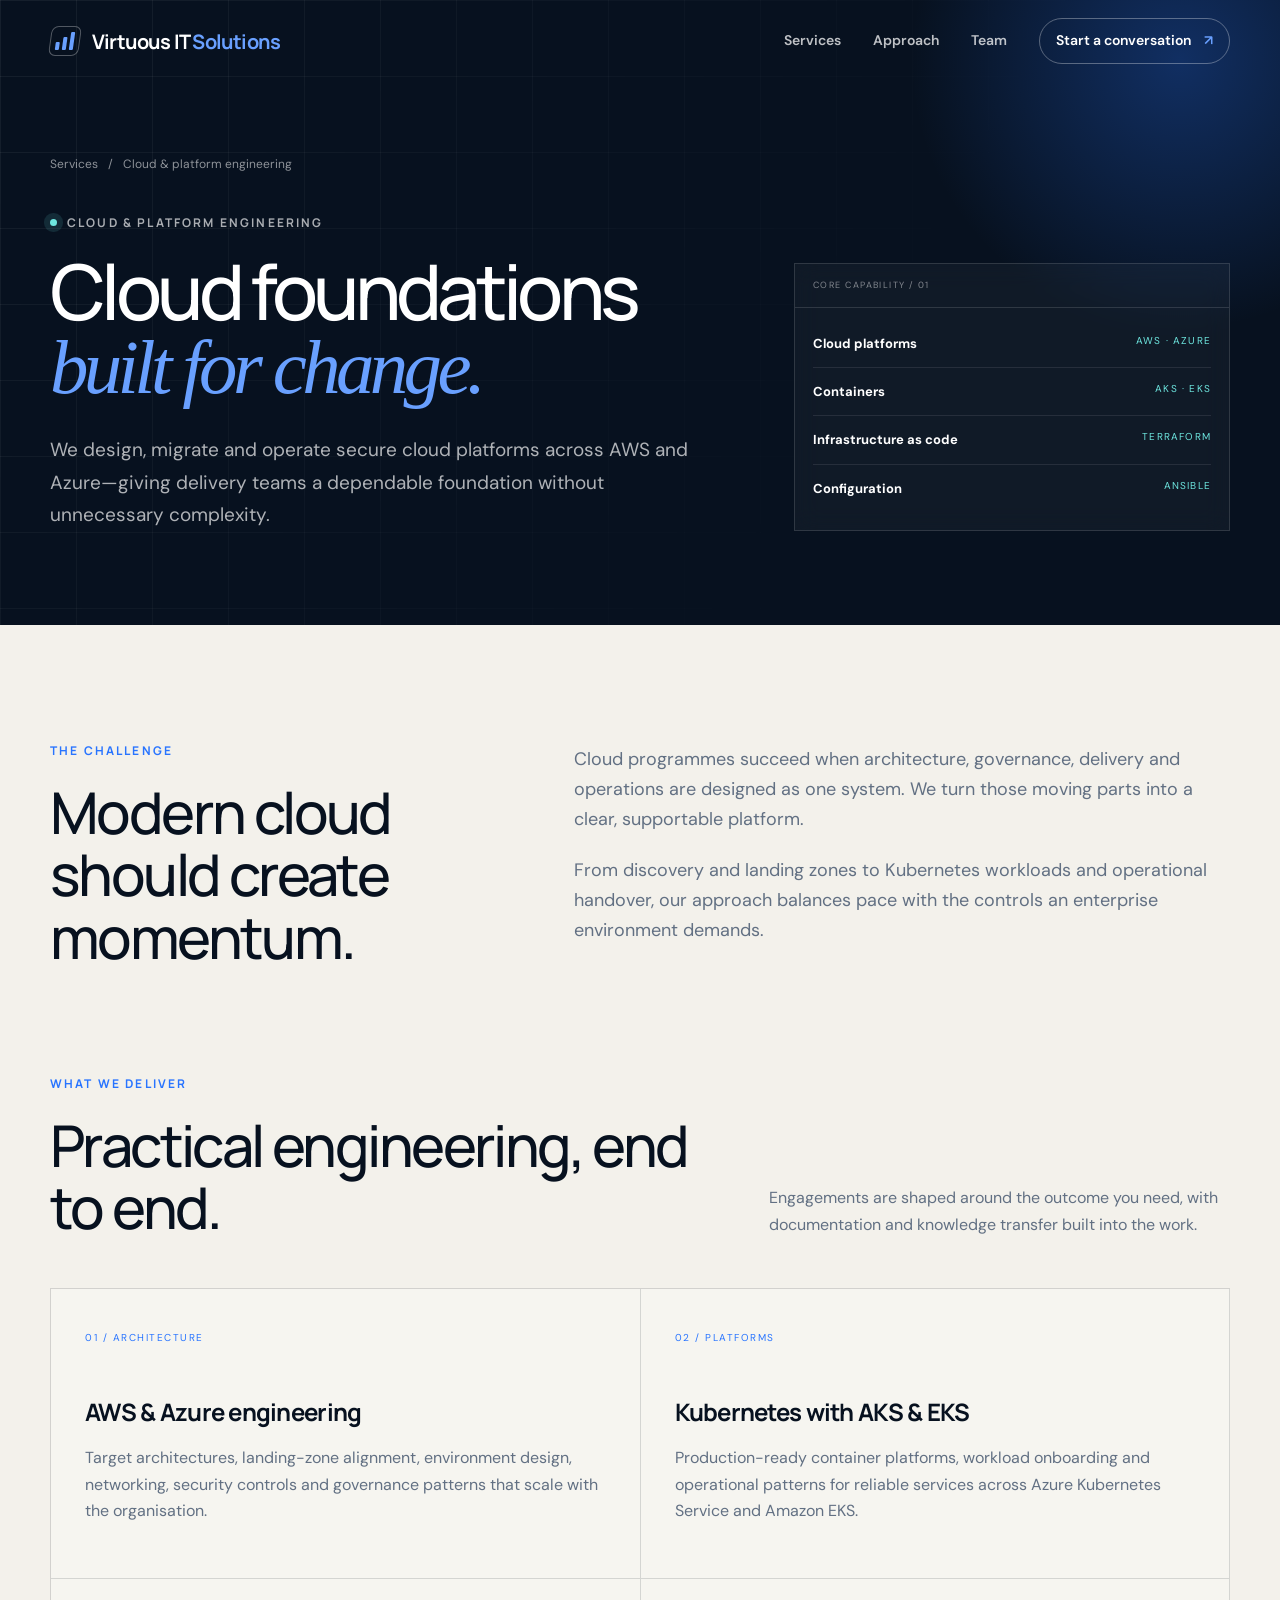
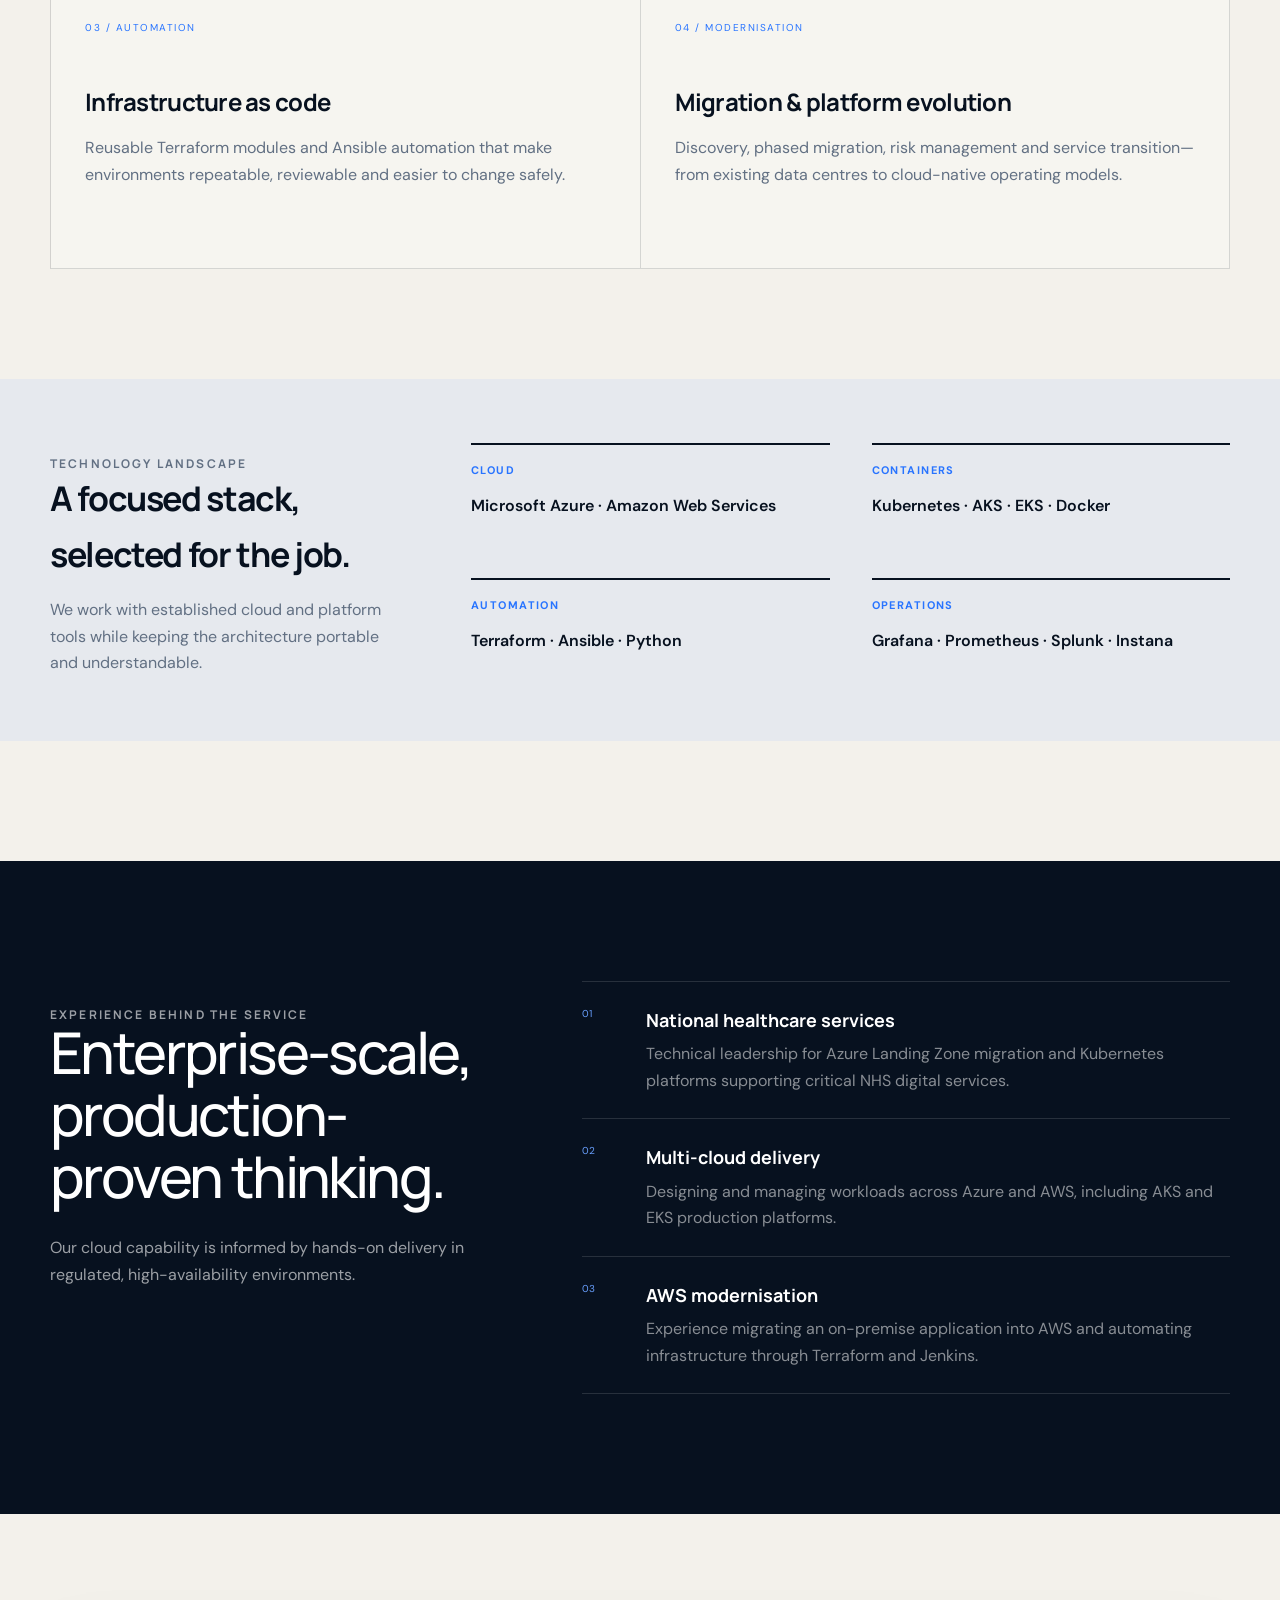
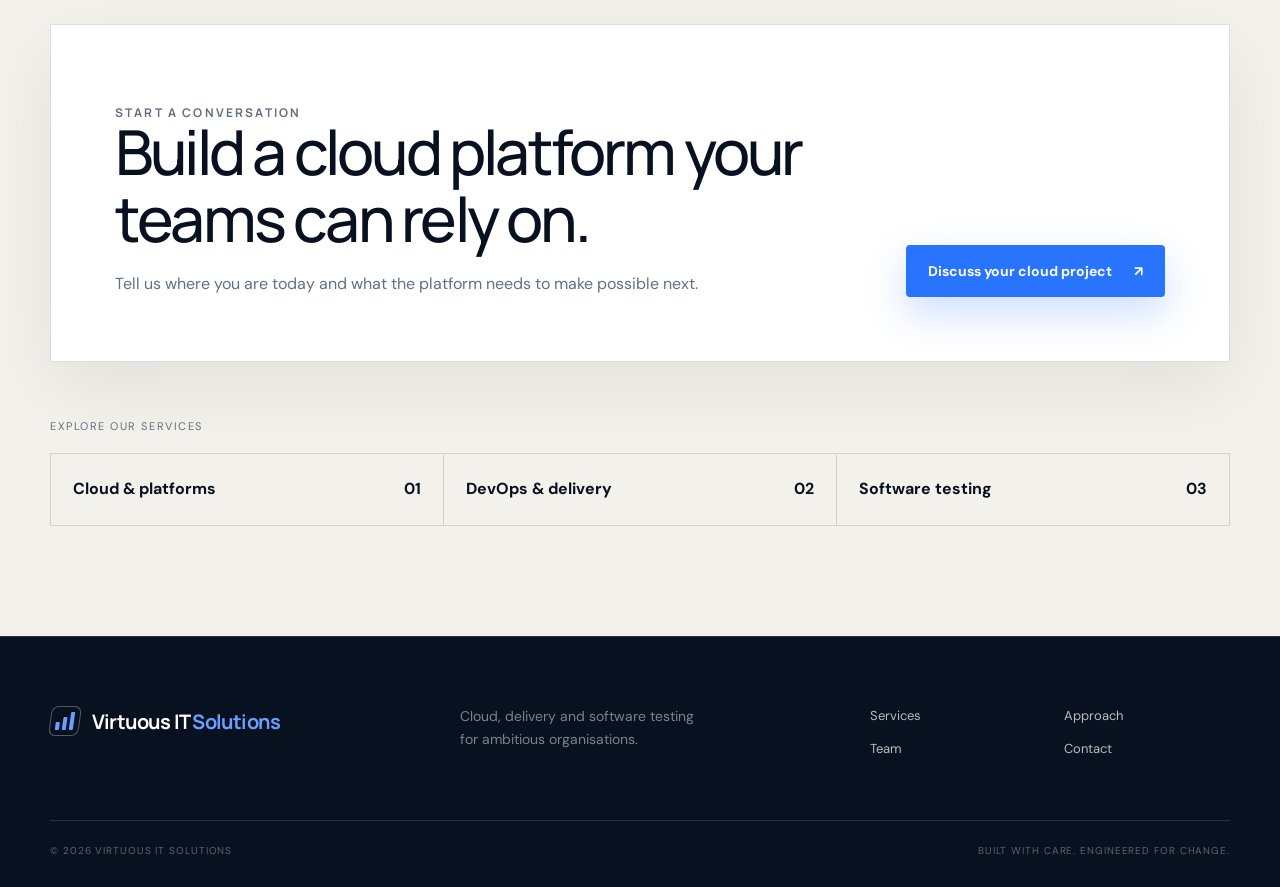
<file: cloud-platform-engineering.html>
<!doctype html>
<html lang="en">
<head>
  <meta charset="utf-8">
  <meta name="viewport" content="width=device-width, initial-scale=1">
  <meta name="description" content="AWS, Azure, Kubernetes and infrastructure automation services from Virtuous IT Solutions.">
  <meta name="theme-color" content="#07111f">
  <title>Cloud &amp; Platform Engineering | Virtuous IT Solutions</title>
  <link rel="stylesheet" href="css/styles.css">
</head>
<body class="inner-page">
  <a class="skip-link" href="#main">Skip to content</a>
  <header class="site-header" data-header>
    <div class="shell header-inner">
      <a class="brand" href="index.html#home" aria-label="Virtuous IT Solutions home"><span class="brand-mark" aria-hidden="true"><i></i><i></i><i></i></span><span>Virtuous IT <span>Solutions</span></span></a>
      <button class="nav-toggle" type="button" aria-expanded="false" aria-controls="site-nav"><span class="sr-only">Open navigation</span><span></span><span></span></button>
      <nav class="site-nav" id="site-nav" aria-label="Main navigation"><a href="index.html#services">Services</a><a href="index.html#approach">Approach</a><a href="index.html#team">Team</a><a href="index.html#contact" class="nav-cta">Start a conversation <span aria-hidden="true">↗</span></a></nav>
    </div>
  </header>
  <main id="main">
    <section class="service-hero">
      <div class="shell">
        <p class="breadcrumb"><a href="index.html#services">Services</a><span aria-hidden="true">/</span><span>Cloud &amp; platform engineering</span></p>
        <div class="service-hero-layout">
          <div class="service-hero-copy reveal"><p class="eyebrow"><span></span> Cloud &amp; platform engineering</p><h1>Cloud foundations <em>built for change.</em></h1><p>We design, migrate and operate secure cloud platforms across AWS and Azure—giving delivery teams a dependable foundation without unnecessary complexity.</p></div>
          <aside class="service-hero-panel reveal" aria-label="Core cloud capabilities"><p>Core capability / 01</p><ul><li><strong>Cloud platforms</strong><span>AWS · AZURE</span></li><li><strong>Containers</strong><span>AKS · EKS</span></li><li><strong>Infrastructure as code</strong><span>TERRAFORM</span></li><li><strong>Configuration</strong><span>ANSIBLE</span></li></ul></aside>
        </div>
      </div>
    </section>
    <section class="service-main">
      <div class="shell">
        <div class="service-intro reveal"><div><p class="kicker">The challenge</p><h2>Modern cloud should create momentum.</h2></div><div class="service-intro-copy"><p>Cloud programmes succeed when architecture, governance, delivery and operations are designed as one system. We turn those moving parts into a clear, supportable platform.</p><p>From discovery and landing zones to Kubernetes workloads and operational handover, our approach balances pace with the controls an enterprise environment demands.</p></div></div>
        <div class="capabilities-heading reveal"><div><p class="kicker">What we deliver</p><h2>Practical engineering, end to end.</h2></div><p>Engagements are shaped around the outcome you need, with documentation and knowledge transfer built into the work.</p></div>
        <div class="capability-grid">
          <article class="capability-card reveal"><span>01 / ARCHITECTURE</span><h3>AWS &amp; Azure engineering</h3><p>Target architectures, landing-zone alignment, environment design, networking, security controls and governance patterns that scale with the organisation.</p></article>
          <article class="capability-card reveal"><span>02 / PLATFORMS</span><h3>Kubernetes with AKS &amp; EKS</h3><p>Production-ready container platforms, workload onboarding and operational patterns for reliable services across Azure Kubernetes Service and Amazon EKS.</p></article>
          <article class="capability-card reveal"><span>03 / AUTOMATION</span><h3>Infrastructure as code</h3><p>Reusable Terraform modules and Ansible automation that make environments repeatable, reviewable and easier to change safely.</p></article>
          <article class="capability-card reveal"><span>04 / MODERNISATION</span><h3>Migration &amp; platform evolution</h3><p>Discovery, phased migration, risk management and service transition—from existing data centres to cloud-native operating models.</p></article>
        </div>
      </div>
      <div class="stack-band">
        <div class="shell stack-layout reveal"><div><p class="kicker">Technology landscape</p><h2>A focused stack, selected for the job.</h2><p>We work with established cloud and platform tools while keeping the architecture portable and understandable.</p></div><div class="tool-groups"><div class="tool-group"><h3>Cloud</h3><p>Microsoft Azure · Amazon Web Services</p></div><div class="tool-group"><h3>Containers</h3><p>Kubernetes · AKS · EKS · Docker</p></div><div class="tool-group"><h3>Automation</h3><p>Terraform · Ansible · Python</p></div><div class="tool-group"><h3>Operations</h3><p>Grafana · Prometheus · Splunk · Instana</p></div></div></div>
      </div>
    </section>
    <section class="experience-section">
      <div class="shell experience-layout"><div class="experience-copy reveal"><p class="kicker kicker-light">Experience behind the service</p><h2>Enterprise-scale, production-proven thinking.</h2><p>Our cloud capability is informed by hands-on delivery in regulated, high-availability environments.</p></div><ol class="experience-points"><li class="reveal"><span>01</span><div><strong>National healthcare services</strong><p>Technical leadership for Azure Landing Zone migration and Kubernetes platforms supporting critical NHS digital services.</p></div></li><li class="reveal"><span>02</span><div><strong>Multi-cloud delivery</strong><p>Designing and managing workloads across Azure and AWS, including AKS and EKS production platforms.</p></div></li><li class="reveal"><span>03</span><div><strong>AWS modernisation</strong><p>Experience migrating an on-premise application into AWS and automating infrastructure through Terraform and Jenkins.</p></div></li></ol></div>
    </section>
    <section class="service-close"><div class="shell"><div class="service-cta reveal"><div><p class="kicker">Start a conversation</p><h2>Build a cloud platform your teams can rely on.</h2><p>Tell us where you are today and what the platform needs to make possible next.</p></div><a class="button button-primary" href="index.html#contact">Discuss your cloud project <span aria-hidden="true">↗</span></a></div><div class="other-services"><p>Explore our services</p><nav aria-label="Other services"><a href="cloud-platform-engineering.html" aria-current="page">Cloud &amp; platforms <span>01</span></a><a href="devops-delivery.html">DevOps &amp; delivery <span>02</span></a><a href="manual-automation-testing.html">Software testing <span>03</span></a></nav></div></div></section>
  </main>
  <footer class="site-footer"><div class="shell footer-main"><a class="brand brand-footer" href="index.html#home" aria-label="Virtuous IT Solutions home"><span class="brand-mark" aria-hidden="true"><i></i><i></i><i></i></span><span>Virtuous IT <span>Solutions</span></span></a><p>Cloud, delivery and software testing<br>for ambitious organisations.</p><nav aria-label="Footer navigation"><a href="index.html#services">Services</a><a href="index.html#approach">Approach</a><a href="index.html#team">Team</a><a href="index.html#contact">Contact</a></nav></div><div class="shell footer-bottom"><p>© <span id="year"></span> Virtuous IT Solutions</p><p>Built with care. Engineered for change.</p></div></footer>
  <script src="js/main.js" defer></script>
</body>
</html>
</file>
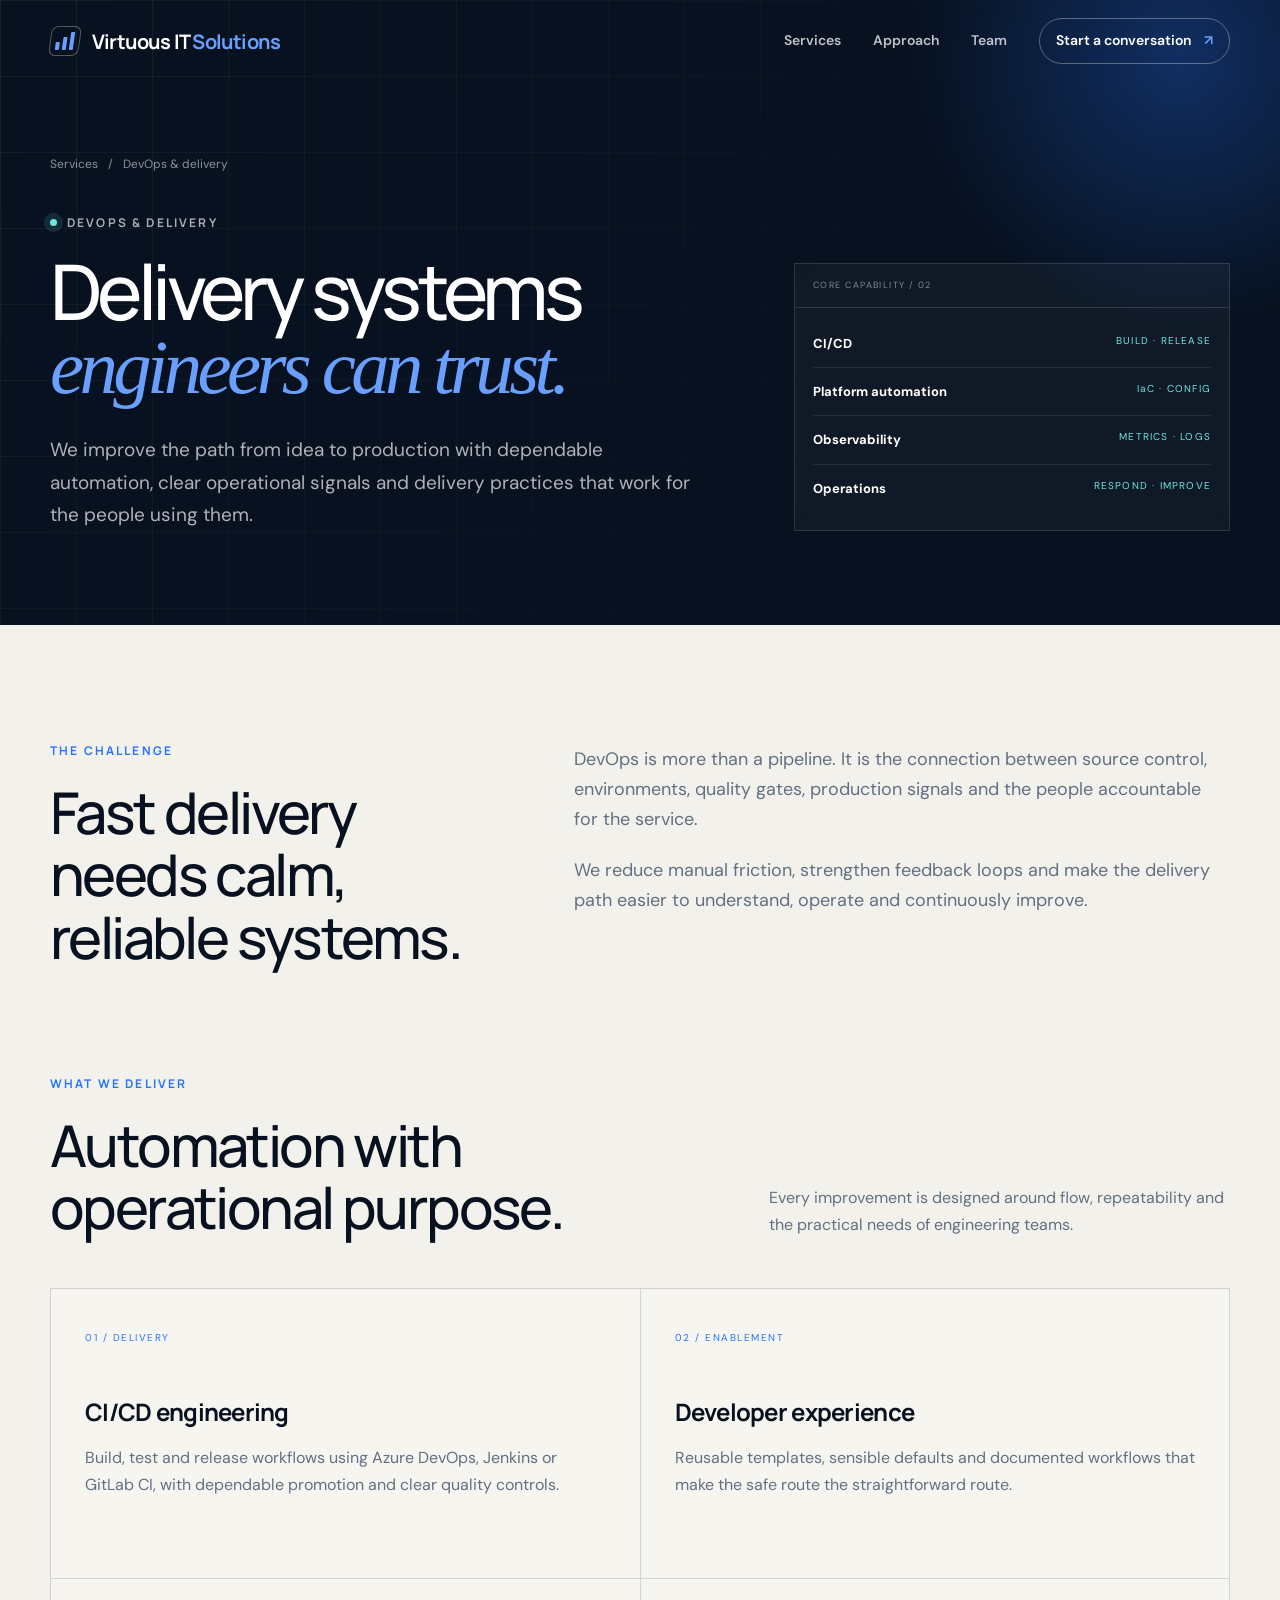
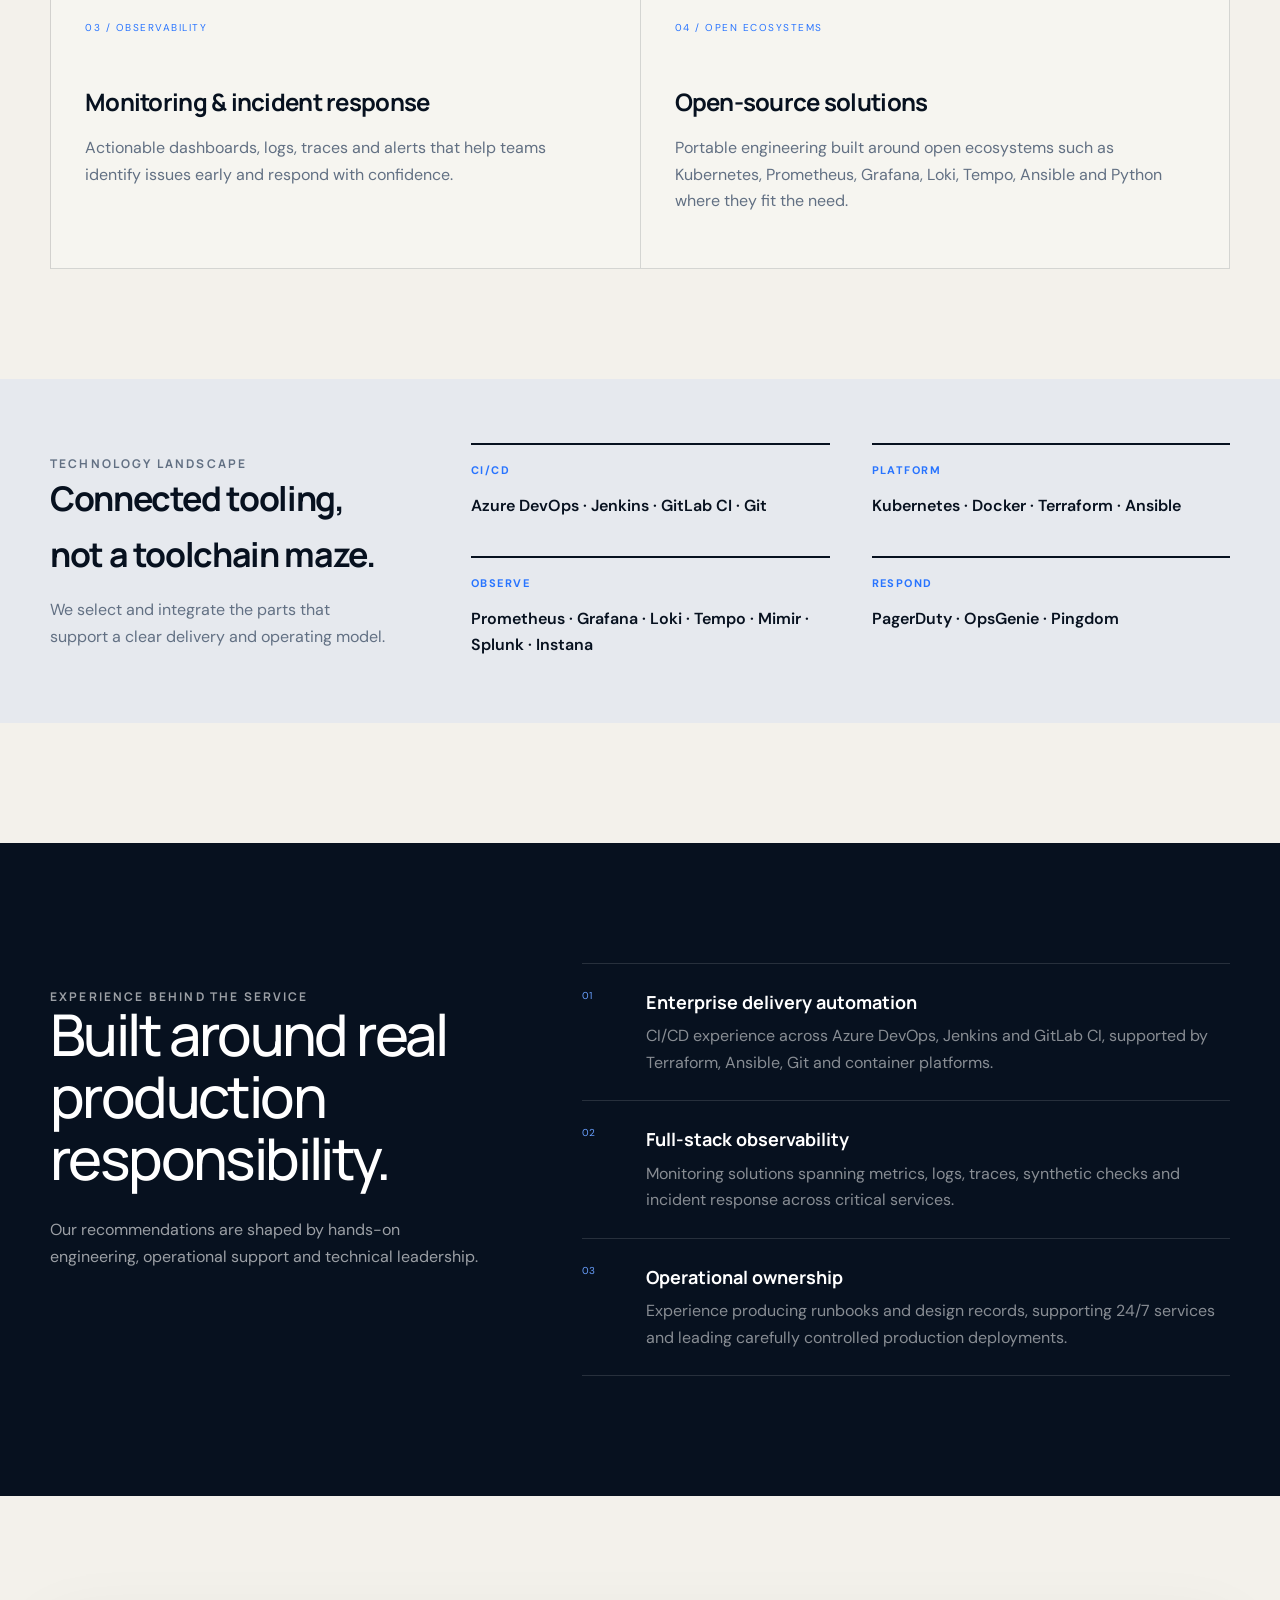
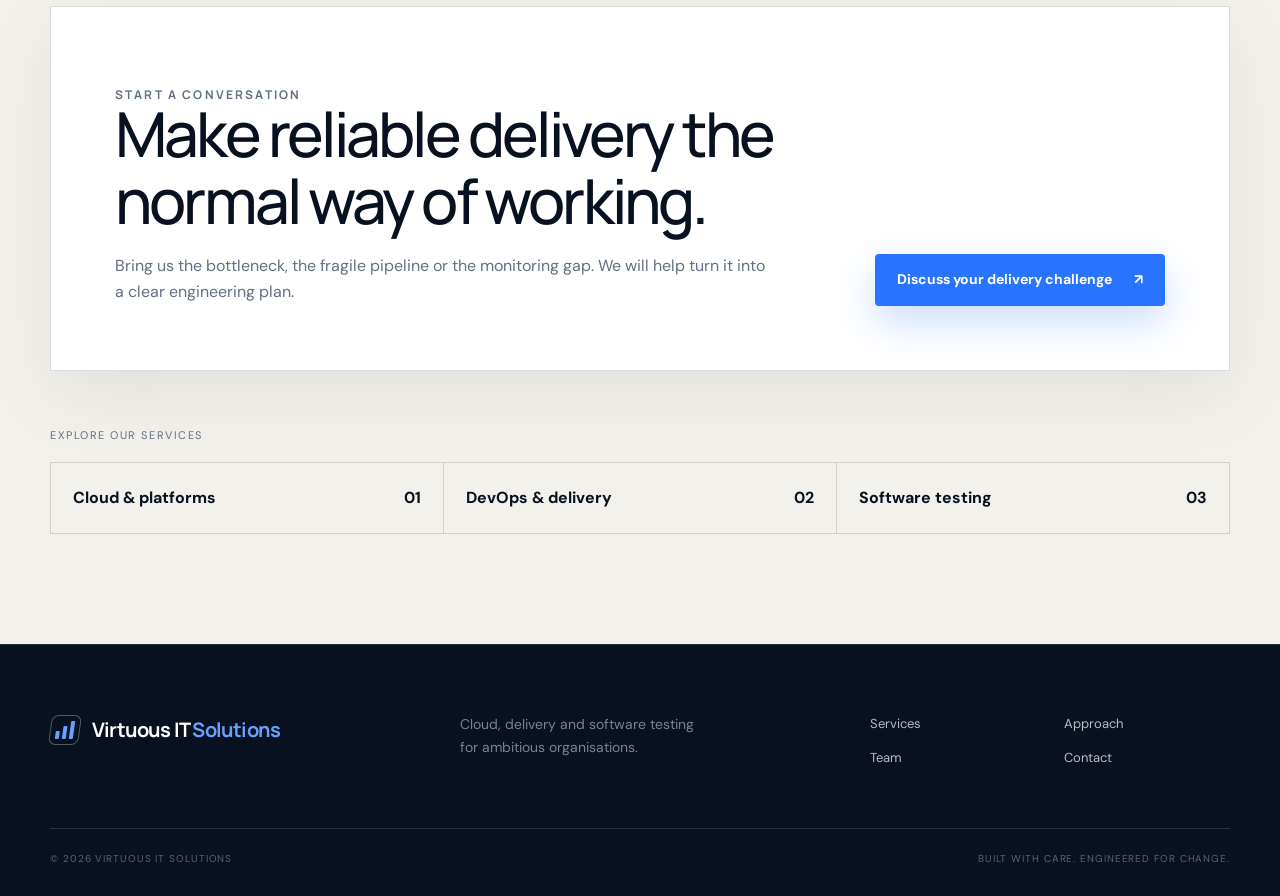
<file: devops-delivery.html>
<!doctype html>
<html lang="en">
<head>
  <meta charset="utf-8">
  <meta name="viewport" content="width=device-width, initial-scale=1">
  <meta name="description" content="DevOps, CI/CD, observability, open-source platforms and delivery improvement from Virtuous IT Solutions.">
  <meta name="theme-color" content="#07111f">
  <title>DevOps &amp; Delivery | Virtuous IT Solutions</title>
  <link rel="stylesheet" href="css/styles.css">
</head>
<body class="inner-page">
  <a class="skip-link" href="#main">Skip to content</a>
  <header class="site-header" data-header><div class="shell header-inner"><a class="brand" href="index.html#home" aria-label="Virtuous IT Solutions home"><span class="brand-mark" aria-hidden="true"><i></i><i></i><i></i></span><span>Virtuous IT <span>Solutions</span></span></a><button class="nav-toggle" type="button" aria-expanded="false" aria-controls="site-nav"><span class="sr-only">Open navigation</span><span></span><span></span></button><nav class="site-nav" id="site-nav" aria-label="Main navigation"><a href="index.html#services">Services</a><a href="index.html#approach">Approach</a><a href="index.html#team">Team</a><a href="index.html#contact" class="nav-cta">Start a conversation <span aria-hidden="true">↗</span></a></nav></div></header>
  <main id="main">
    <section class="service-hero"><div class="shell"><p class="breadcrumb"><a href="index.html#services">Services</a><span aria-hidden="true">/</span><span>DevOps &amp; delivery</span></p><div class="service-hero-layout"><div class="service-hero-copy reveal"><p class="eyebrow"><span></span> DevOps &amp; delivery</p><h1>Delivery systems <em>engineers can trust.</em></h1><p>We improve the path from idea to production with dependable automation, clear operational signals and delivery practices that work for the people using them.</p></div><aside class="service-hero-panel reveal" aria-label="Core DevOps capabilities"><p>Core capability / 02</p><ul><li><strong>CI/CD</strong><span>BUILD · RELEASE</span></li><li><strong>Platform automation</strong><span>IaC · CONFIG</span></li><li><strong>Observability</strong><span>METRICS · LOGS</span></li><li><strong>Operations</strong><span>RESPOND · IMPROVE</span></li></ul></aside></div></div></section>
    <section class="service-main"><div class="shell"><div class="service-intro reveal"><div><p class="kicker">The challenge</p><h2>Fast delivery needs calm, reliable systems.</h2></div><div class="service-intro-copy"><p>DevOps is more than a pipeline. It is the connection between source control, environments, quality gates, production signals and the people accountable for the service.</p><p>We reduce manual friction, strengthen feedback loops and make the delivery path easier to understand, operate and continuously improve.</p></div></div><div class="capabilities-heading reveal"><div><p class="kicker">What we deliver</p><h2>Automation with operational purpose.</h2></div><p>Every improvement is designed around flow, repeatability and the practical needs of engineering teams.</p></div><div class="capability-grid"><article class="capability-card reveal"><span>01 / DELIVERY</span><h3>CI/CD engineering</h3><p>Build, test and release workflows using Azure DevOps, Jenkins or GitLab CI, with dependable promotion and clear quality controls.</p></article><article class="capability-card reveal"><span>02 / ENABLEMENT</span><h3>Developer experience</h3><p>Reusable templates, sensible defaults and documented workflows that make the safe route the straightforward route.</p></article><article class="capability-card reveal"><span>03 / OBSERVABILITY</span><h3>Monitoring &amp; incident response</h3><p>Actionable dashboards, logs, traces and alerts that help teams identify issues early and respond with confidence.</p></article><article class="capability-card reveal"><span>04 / OPEN ECOSYSTEMS</span><h3>Open-source solutions</h3><p>Portable engineering built around open ecosystems such as Kubernetes, Prometheus, Grafana, Loki, Tempo, Ansible and Python where they fit the need.</p></article></div></div>
      <div class="stack-band"><div class="shell stack-layout reveal"><div><p class="kicker">Technology landscape</p><h2>Connected tooling, not a toolchain maze.</h2><p>We select and integrate the parts that support a clear delivery and operating model.</p></div><div class="tool-groups"><div class="tool-group"><h3>CI/CD</h3><p>Azure DevOps · Jenkins · GitLab CI · Git</p></div><div class="tool-group"><h3>Platform</h3><p>Kubernetes · Docker · Terraform · Ansible</p></div><div class="tool-group"><h3>Observe</h3><p>Prometheus · Grafana · Loki · Tempo · Mimir · Splunk · Instana</p></div><div class="tool-group"><h3>Respond</h3><p>PagerDuty · OpsGenie · Pingdom</p></div></div></div></div>
    </section>
    <section class="experience-section"><div class="shell experience-layout"><div class="experience-copy reveal"><p class="kicker kicker-light">Experience behind the service</p><h2>Built around real production responsibility.</h2><p>Our recommendations are shaped by hands-on engineering, operational support and technical leadership.</p></div><ol class="experience-points"><li class="reveal"><span>01</span><div><strong>Enterprise delivery automation</strong><p>CI/CD experience across Azure DevOps, Jenkins and GitLab CI, supported by Terraform, Ansible, Git and container platforms.</p></div></li><li class="reveal"><span>02</span><div><strong>Full-stack observability</strong><p>Monitoring solutions spanning metrics, logs, traces, synthetic checks and incident response across critical services.</p></div></li><li class="reveal"><span>03</span><div><strong>Operational ownership</strong><p>Experience producing runbooks and design records, supporting 24/7 services and leading carefully controlled production deployments.</p></div></li></ol></div></section>
    <section class="service-close"><div class="shell"><div class="service-cta reveal"><div><p class="kicker">Start a conversation</p><h2>Make reliable delivery the normal way of working.</h2><p>Bring us the bottleneck, the fragile pipeline or the monitoring gap. We will help turn it into a clear engineering plan.</p></div><a class="button button-primary" href="index.html#contact">Discuss your delivery challenge <span aria-hidden="true">↗</span></a></div><div class="other-services"><p>Explore our services</p><nav aria-label="Other services"><a href="cloud-platform-engineering.html">Cloud &amp; platforms <span>01</span></a><a href="devops-delivery.html" aria-current="page">DevOps &amp; delivery <span>02</span></a><a href="manual-automation-testing.html">Software testing <span>03</span></a></nav></div></div></section>
  </main>
  <footer class="site-footer"><div class="shell footer-main"><a class="brand brand-footer" href="index.html#home" aria-label="Virtuous IT Solutions home"><span class="brand-mark" aria-hidden="true"><i></i><i></i><i></i></span><span>Virtuous IT <span>Solutions</span></span></a><p>Cloud, delivery and software testing<br>for ambitious organisations.</p><nav aria-label="Footer navigation"><a href="index.html#services">Services</a><a href="index.html#approach">Approach</a><a href="index.html#team">Team</a><a href="index.html#contact">Contact</a></nav></div><div class="shell footer-bottom"><p>© <span id="year"></span> Virtuous IT Solutions</p><p>Built with care. Engineered for change.</p></div></footer>
  <script src="js/main.js" defer></script>
</body>
</html>
</file>
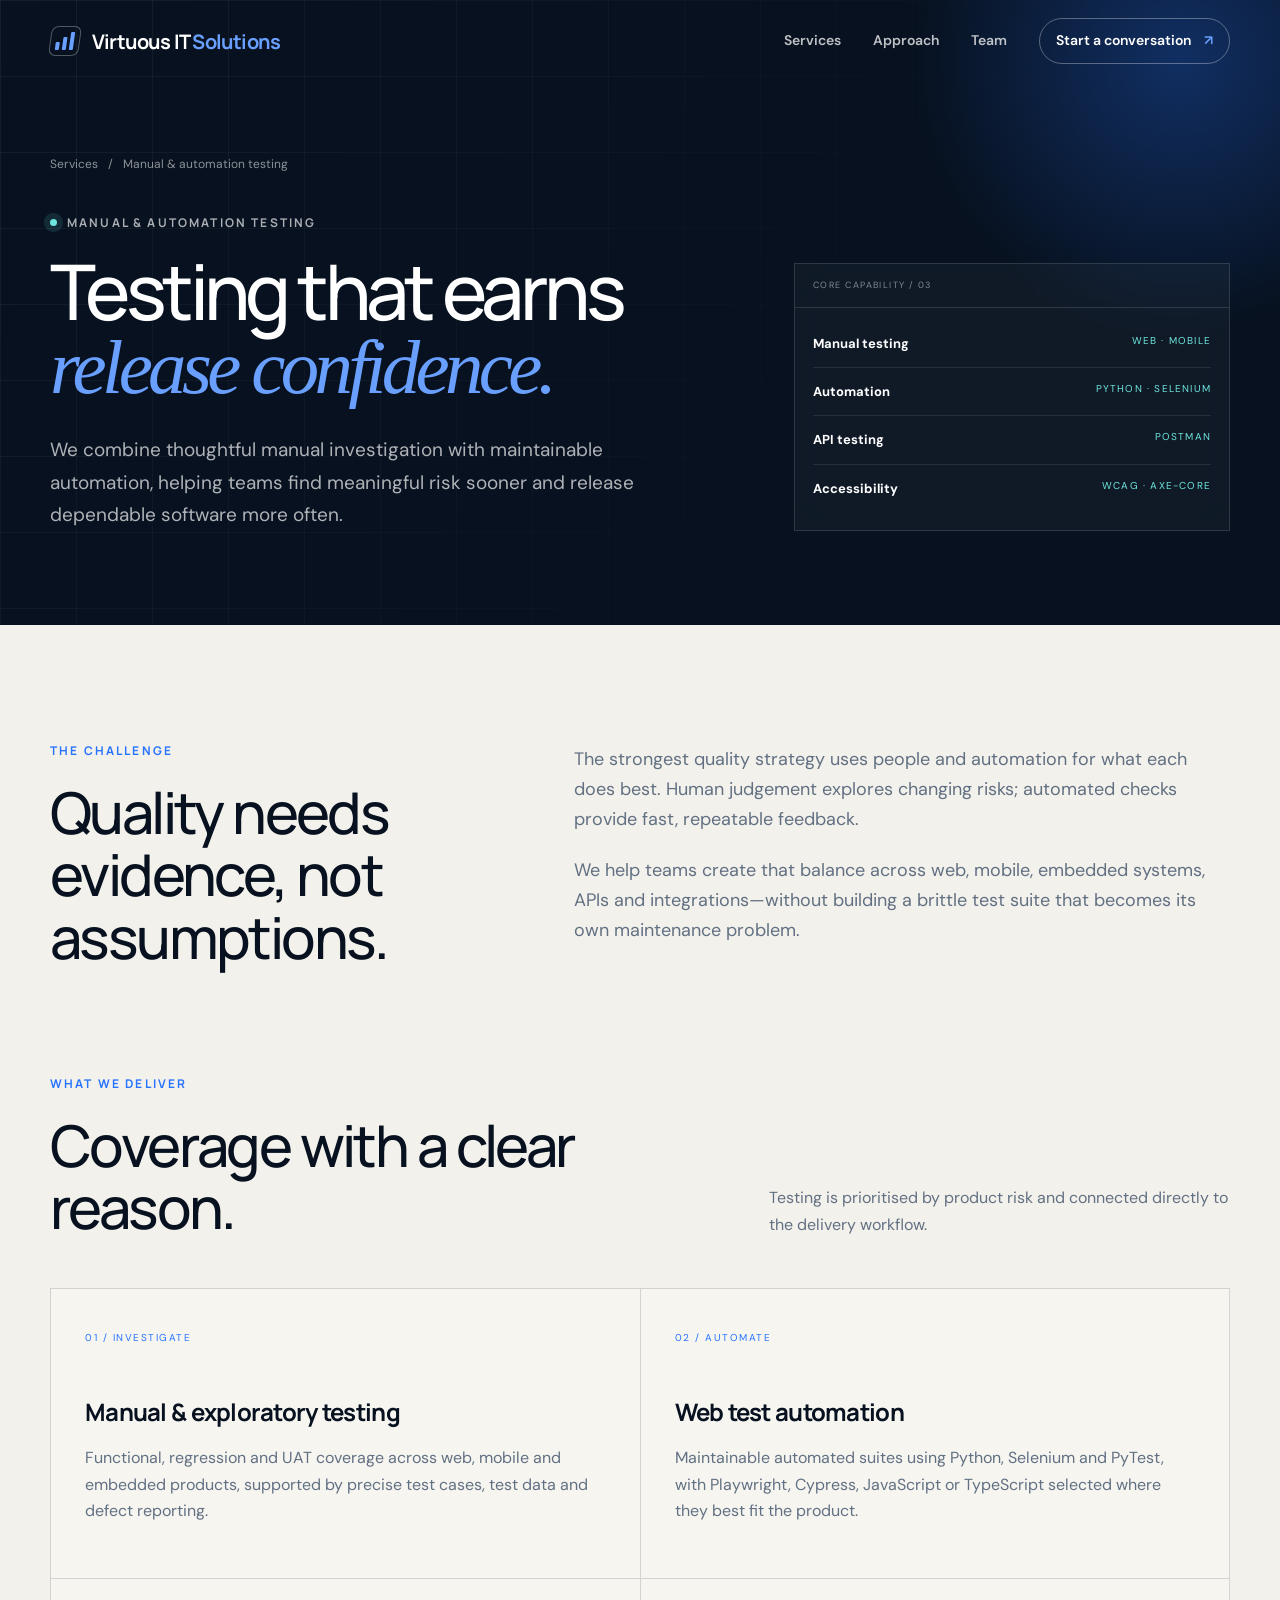
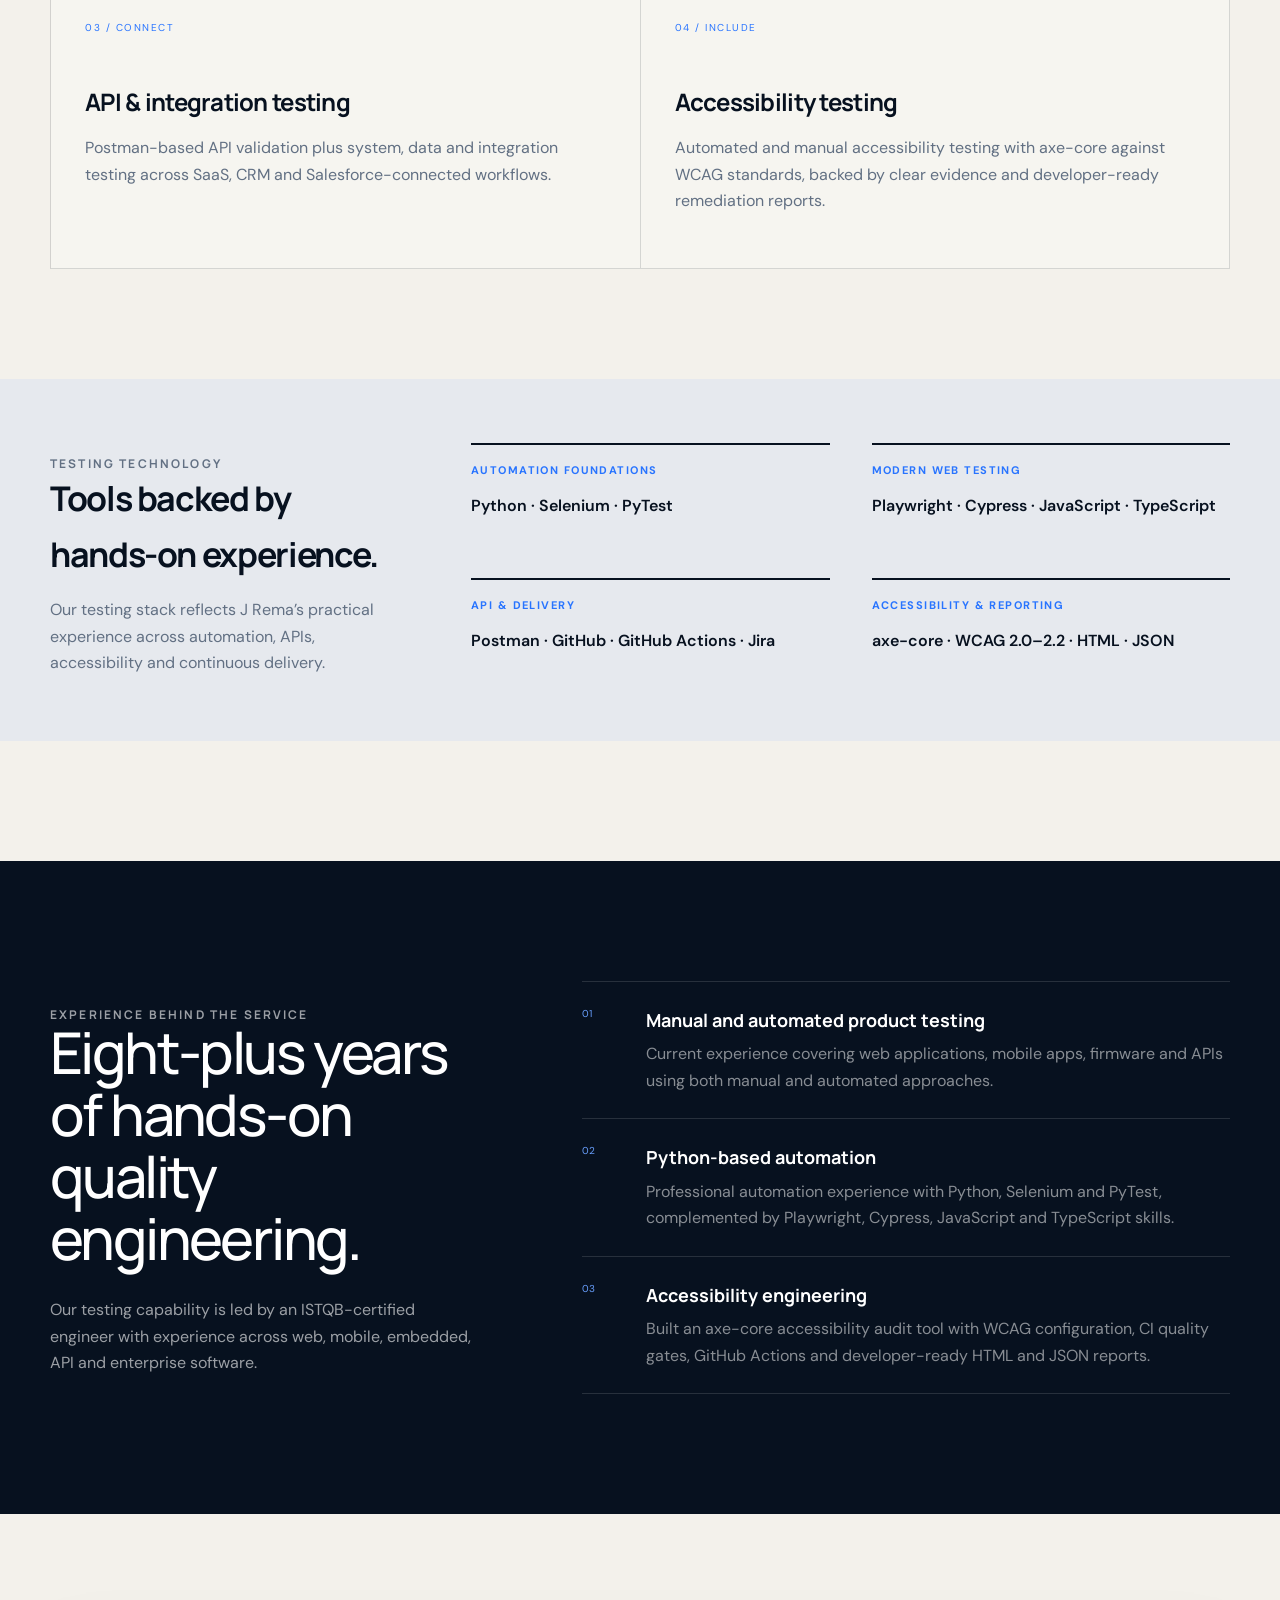
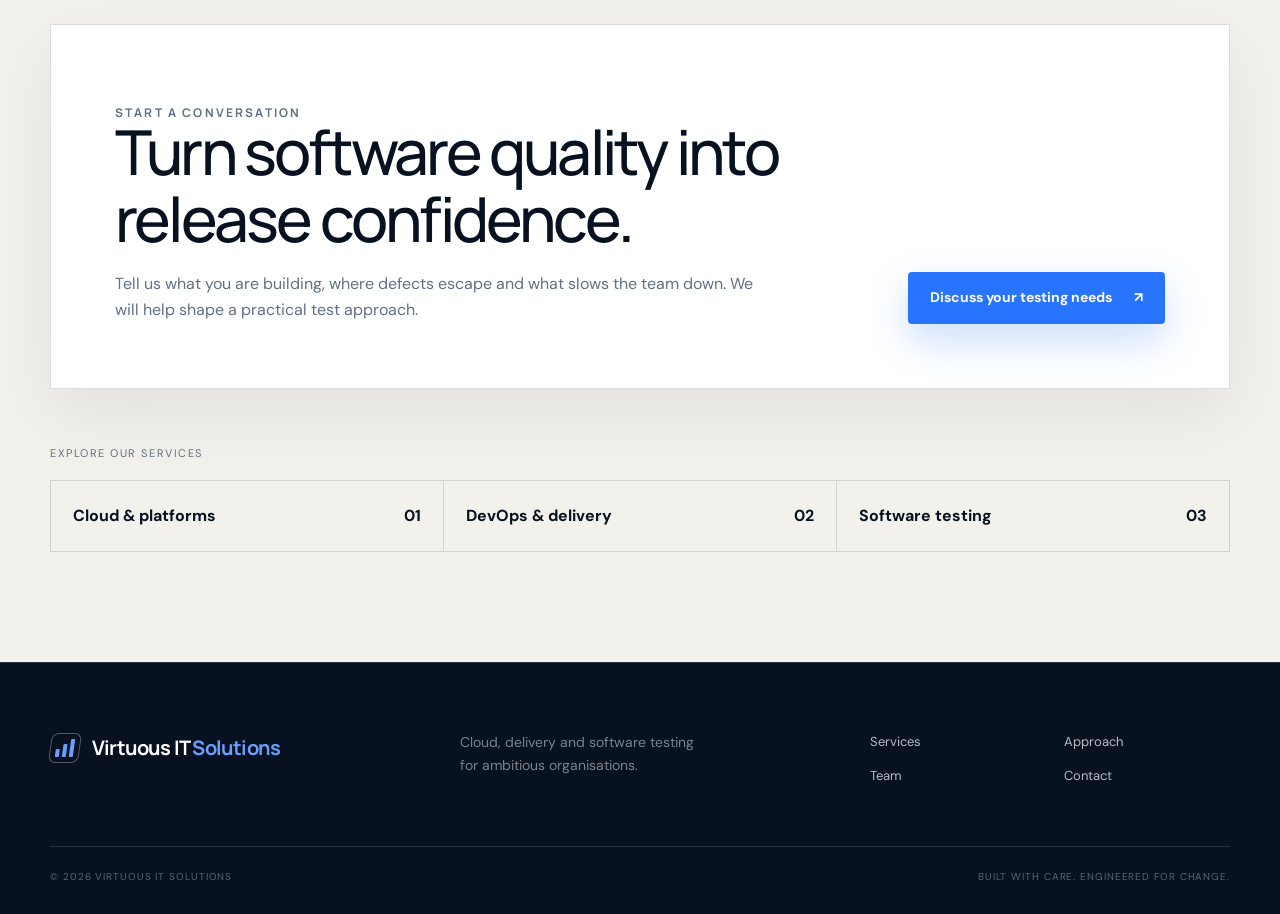
<file: manual-automation-testing.html>
<!doctype html>
<html lang="en">
<head>
  <meta charset="utf-8">
  <meta name="viewport" content="width=device-width, initial-scale=1">
  <meta name="description" content="Manual testing, test automation, API testing and release quality services from Virtuous IT Solutions.">
  <meta name="theme-color" content="#07111f">
  <title>Manual &amp; Automation Testing | Virtuous IT Solutions</title>
  <link rel="stylesheet" href="css/styles.css">
</head>
<body class="inner-page">
  <a class="skip-link" href="#main">Skip to content</a>
  <header class="site-header" data-header><div class="shell header-inner"><a class="brand" href="index.html#home" aria-label="Virtuous IT Solutions home"><span class="brand-mark" aria-hidden="true"><i></i><i></i><i></i></span><span>Virtuous IT <span>Solutions</span></span></a><button class="nav-toggle" type="button" aria-expanded="false" aria-controls="site-nav"><span class="sr-only">Open navigation</span><span></span><span></span></button><nav class="site-nav" id="site-nav" aria-label="Main navigation"><a href="index.html#services">Services</a><a href="index.html#approach">Approach</a><a href="index.html#team">Team</a><a href="index.html#contact" class="nav-cta">Start a conversation <span aria-hidden="true">↗</span></a></nav></div></header>
  <main id="main">
    <section class="service-hero"><div class="shell"><p class="breadcrumb"><a href="index.html#services">Services</a><span aria-hidden="true">/</span><span>Manual &amp; automation testing</span></p><div class="service-hero-layout"><div class="service-hero-copy reveal"><p class="eyebrow"><span></span> Manual &amp; automation testing</p><h1>Testing that earns <em>release confidence.</em></h1><p>We combine thoughtful manual investigation with maintainable automation, helping teams find meaningful risk sooner and release dependable software more often.</p></div><aside class="service-hero-panel reveal" aria-label="Core testing capabilities"><p>Core capability / 03</p><ul><li><strong>Manual testing</strong><span>WEB · MOBILE</span></li><li><strong>Automation</strong><span>PYTHON · SELENIUM</span></li><li><strong>API testing</strong><span>POSTMAN</span></li><li><strong>Accessibility</strong><span>WCAG · AXE-CORE</span></li></ul></aside></div></div></section>
    <section class="service-main"><div class="shell"><div class="service-intro reveal"><div><p class="kicker">The challenge</p><h2>Quality needs evidence, not assumptions.</h2></div><div class="service-intro-copy"><p>The strongest quality strategy uses people and automation for what each does best. Human judgement explores changing risks; automated checks provide fast, repeatable feedback.</p><p>We help teams create that balance across web, mobile, embedded systems, APIs and integrations—without building a brittle test suite that becomes its own maintenance problem.</p></div></div><div class="capabilities-heading reveal"><div><p class="kicker">What we deliver</p><h2>Coverage with a clear reason.</h2></div><p>Testing is prioritised by product risk and connected directly to the delivery workflow.</p></div><div class="capability-grid"><article class="capability-card reveal"><span>01 / INVESTIGATE</span><h3>Manual &amp; exploratory testing</h3><p>Functional, regression and UAT coverage across web, mobile and embedded products, supported by precise test cases, test data and defect reporting.</p></article><article class="capability-card reveal"><span>02 / AUTOMATE</span><h3>Web test automation</h3><p>Maintainable automated suites using Python, Selenium and PyTest, with Playwright, Cypress, JavaScript or TypeScript selected where they best fit the product.</p></article><article class="capability-card reveal"><span>03 / CONNECT</span><h3>API &amp; integration testing</h3><p>Postman-based API validation plus system, data and integration testing across SaaS, CRM and Salesforce-connected workflows.</p></article><article class="capability-card reveal"><span>04 / INCLUDE</span><h3>Accessibility testing</h3><p>Automated and manual accessibility testing with axe-core against WCAG standards, backed by clear evidence and developer-ready remediation reports.</p></article></div></div>
      <div class="stack-band"><div class="shell stack-layout reveal"><div><p class="kicker">Testing technology</p><h2>Tools backed by hands-on experience.</h2><p>Our testing stack reflects J Rema’s practical experience across automation, APIs, accessibility and continuous delivery.</p></div><div class="tool-groups"><div class="tool-group"><h3>Automation foundations</h3><p>Python · Selenium · PyTest</p></div><div class="tool-group"><h3>Modern web testing</h3><p>Playwright · Cypress · JavaScript · TypeScript</p></div><div class="tool-group"><h3>API &amp; delivery</h3><p>Postman · GitHub · GitHub Actions · Jira</p></div><div class="tool-group"><h3>Accessibility &amp; reporting</h3><p>axe-core · WCAG 2.0–2.2 · HTML · JSON</p></div></div></div></div>
    </section>
    <section class="experience-section"><div class="shell experience-layout"><div class="experience-copy reveal"><p class="kicker kicker-light">Experience behind the service</p><h2>Eight-plus years of hands-on quality engineering.</h2><p>Our testing capability is led by an ISTQB-certified engineer with experience across web, mobile, embedded, API and enterprise software.</p></div><ol class="experience-points"><li class="reveal"><span>01</span><div><strong>Manual and automated product testing</strong><p>Current experience covering web applications, mobile apps, firmware and APIs using both manual and automated approaches.</p></div></li><li class="reveal"><span>02</span><div><strong>Python-based automation</strong><p>Professional automation experience with Python, Selenium and PyTest, complemented by Playwright, Cypress, JavaScript and TypeScript skills.</p></div></li><li class="reveal"><span>03</span><div><strong>Accessibility engineering</strong><p>Built an axe-core accessibility audit tool with WCAG configuration, CI quality gates, GitHub Actions and developer-ready HTML and JSON reports.</p></div></li></ol></div></section>
    <section class="service-close"><div class="shell"><div class="service-cta reveal"><div><p class="kicker">Start a conversation</p><h2>Turn software quality into release confidence.</h2><p>Tell us what you are building, where defects escape and what slows the team down. We will help shape a practical test approach.</p></div><a class="button button-primary" href="index.html#contact">Discuss your testing needs <span aria-hidden="true">↗</span></a></div><div class="other-services"><p>Explore our services</p><nav aria-label="Other services"><a href="cloud-platform-engineering.html">Cloud &amp; platforms <span>01</span></a><a href="devops-delivery.html">DevOps &amp; delivery <span>02</span></a><a href="manual-automation-testing.html" aria-current="page">Software testing <span>03</span></a></nav></div></div></section>
  </main>
  <footer class="site-footer"><div class="shell footer-main"><a class="brand brand-footer" href="index.html#home" aria-label="Virtuous IT Solutions home"><span class="brand-mark" aria-hidden="true"><i></i><i></i><i></i></span><span>Virtuous IT <span>Solutions</span></span></a><p>Cloud, delivery and software testing<br>for ambitious organisations.</p><nav aria-label="Footer navigation"><a href="index.html#services">Services</a><a href="index.html#approach">Approach</a><a href="index.html#team">Team</a><a href="index.html#contact">Contact</a></nav></div><div class="shell footer-bottom"><p>© <span id="year"></span> Virtuous IT Solutions</p><p>Built with care. Engineered for change.</p></div></footer>
  <script src="js/main.js" defer></script>
</body>
</html>
</file>
<file: css/styles.css>
@import url('https://fonts.googleapis.com/css2?family=DM+Sans:wght@400;500;600;700&family=Manrope:wght@400;500;600;700&display=swap');
:root{--ink:#07111f;--paper:#f3f1eb;--white:#fff;--blue:#2874ff;--blue-bright:#69a0ff;--cyan:#6ee7e0;--muted:#627083;--line:rgba(7,17,31,.14);--line-dark:rgba(255,255,255,.13);--shell:1180px;--ease:cubic-bezier(.22,1,.36,1)}
*,*::before,*::after{box-sizing:border-box}html{scroll-behavior:smooth;scroll-padding-top:88px}body{margin:0;background:var(--paper);color:var(--ink);font-family:"DM Sans",Arial,sans-serif;font-size:16px;line-height:1.65;-webkit-font-smoothing:antialiased}body.nav-open{overflow:hidden}img,svg{display:block;max-width:100%}a{color:inherit}button,input,textarea{font:inherit}.shell{width:min(calc(100% - 48px),var(--shell));margin-inline:auto}.sr-only{position:absolute;width:1px;height:1px;padding:0;margin:-1px;overflow:hidden;clip:rect(0,0,0,0);white-space:nowrap;border:0}.skip-link{position:fixed;top:8px;left:8px;z-index:999;padding:10px 16px;background:#fff;transform:translateY(-160%);transition:transform .2s}.skip-link:focus{transform:translateY(0)}
.site-header{position:fixed;inset:0 0 auto;z-index:50;color:#fff;border-bottom:1px solid transparent;transition:background .35s,border-color .35s}.site-header.scrolled{background:rgba(7,17,31,.92);border-color:var(--line-dark);backdrop-filter:blur(18px)}.header-inner{height:82px;display:flex;align-items:center;justify-content:space-between}.brand{display:inline-flex;align-items:center;gap:12px;color:#fff;font-family:Manrope,sans-serif;font-weight:700;letter-spacing:-.04em;text-decoration:none;font-size:20px}.brand>span:last-child>span{color:var(--blue-bright)}.brand-mark{width:30px;height:30px;display:grid;grid-template-columns:repeat(3,1fr);gap:3px;align-items:end;padding:5px;border:1px solid rgba(255,255,255,.3);border-radius:7px;transform:skew(-8deg)}.brand-mark i{display:block;background:var(--blue-bright);border-radius:1px}.brand-mark i:nth-child(1){height:45%}.brand-mark i:nth-child(2){height:75%}.brand-mark i:nth-child(3){height:100%}.site-nav{display:flex;align-items:center;gap:32px}.site-nav a{color:rgba(255,255,255,.74);text-decoration:none;font-size:14px;font-weight:600;transition:color .2s}.site-nav a:hover,.site-nav a:focus-visible{color:#fff}.site-nav .nav-cta{padding:10px 16px;color:#fff;border:1px solid rgba(255,255,255,.32);border-radius:999px}.nav-cta span{margin-left:10px;color:var(--blue-bright)}.nav-toggle{display:none;width:44px;height:44px;border:1px solid rgba(255,255,255,.2);background:transparent;border-radius:50%;align-items:center;justify-content:center;flex-direction:column;gap:6px}.nav-toggle>span:not(.sr-only){display:block;width:18px;height:1px;background:#fff;transition:transform .25s}
.hero{min-height:880px;position:relative;overflow:hidden;background:var(--ink);color:#fff;padding:175px 0 0}.hero-grid,.contact-pattern{position:absolute;inset:0;opacity:.23;background-image:linear-gradient(rgba(255,255,255,.07) 1px,transparent 1px),linear-gradient(90deg,rgba(255,255,255,.07) 1px,transparent 1px);background-size:76px 76px;mask-image:linear-gradient(to bottom,#000 15%,transparent 85%)}.orb{position:absolute;border-radius:50%;pointer-events:none}.orb-one{width:520px;height:520px;right:-200px;top:-170px;background:radial-gradient(circle,rgba(40,116,255,.28),transparent 68%)}.orb-two{width:420px;height:420px;left:33%;bottom:-270px;background:radial-gradient(circle,rgba(110,231,224,.13),transparent 70%)}.hero-layout{position:relative;z-index:2;display:grid;grid-template-columns:1.02fr .98fr;align-items:center;gap:82px}.eyebrow,.kicker{margin:0 0 24px;color:var(--blue);font-family:Manrope,sans-serif;font-size:12px;line-height:1;letter-spacing:.18em;text-transform:uppercase;font-weight:700}.eyebrow{color:rgba(255,255,255,.66);display:flex;align-items:center;gap:10px}.eyebrow span{width:7px;height:7px;border-radius:50%;background:var(--cyan);box-shadow:0 0 0 6px rgba(110,231,224,.12)}.hero h1,.section-heading h2,.outcomes h2,.contact-copy h2{font-family:Manrope,sans-serif;font-weight:500;letter-spacing:-.055em;line-height:1.02}.hero h1{max-width:700px;margin:0;font-size:clamp(52px,5.5vw,78px)}h1 em,h2 em{color:var(--blue-bright);font-family:Georgia,serif;font-weight:400}.hero-lead{max-width:610px;margin:30px 0 36px;color:rgba(255,255,255,.67);font-size:18px;line-height:1.7}.hero-actions{display:flex;align-items:center;gap:34px}.button{display:inline-flex;align-items:center;justify-content:center;gap:22px;min-height:52px;padding:0 22px;border-radius:4px;border:0;font-weight:700;font-size:14px;text-decoration:none;cursor:pointer;transition:transform .25s var(--ease),background .25s,box-shadow .25s}.button:hover{transform:translateY(-3px)}.button-primary{background:var(--blue);color:#fff;box-shadow:0 16px 40px rgba(40,116,255,.24)}.button-primary:hover{background:#3c82ff;box-shadow:0 20px 48px rgba(40,116,255,.34)}.text-link{color:#fff;font-size:14px;text-decoration:none;border-bottom:1px solid rgba(255,255,255,.32);padding:8px 0}.text-link span{margin-left:10px;color:var(--cyan)}
.system-visual{position:relative;height:470px;border:1px solid rgba(255,255,255,.16);background:linear-gradient(145deg,rgba(255,255,255,.07),rgba(255,255,255,.015));box-shadow:0 40px 100px rgba(0,0,0,.3);backdrop-filter:blur(12px)}.visual-topline,.visual-footer{position:absolute;left:0;right:0;height:48px;display:flex;align-items:center;justify-content:space-between;padding:0 18px;font-family:Manrope,sans-serif;font-size:9px;letter-spacing:.16em;color:rgba(255,255,255,.45)}.visual-topline{top:0;border-bottom:1px solid var(--line-dark)}.visual-footer{bottom:0;border-top:1px solid var(--line-dark)}.live{display:flex;align-items:center;gap:8px}.live i{width:6px;height:6px;border-radius:50%;background:var(--cyan);box-shadow:0 0 10px var(--cyan)}.visual-core{position:absolute;inset:49px 0;overflow:hidden}.core-rings{position:absolute;inset:50% auto auto 50%;width:280px;height:280px;transform:translate(-50%,-50%)}.core-rings span{position:absolute;inset:0;border:1px solid rgba(105,160,255,.22);border-radius:50%;animation:breathe 4s ease-in-out infinite}.core-rings span:nth-child(2){inset:38px;animation-delay:-.8s}.core-rings span:nth-child(3){inset:76px;animation-delay:-1.6s}.core-label{position:absolute;inset:50% auto auto 50%;transform:translate(-50%,-50%);text-align:center}.core-label b{display:block;font-family:Georgia,serif;font-size:58px;font-weight:400;line-height:1}.core-label small{display:block;margin-top:8px;font-size:7px;letter-spacing:.21em;color:var(--cyan)}.node{position:absolute;width:150px;padding:10px 12px 10px 24px;border-left:1px solid rgba(105,160,255,.45);background:rgba(7,17,31,.6)}.node i{position:absolute;width:7px;height:7px;left:-4px;top:18px;border-radius:50%;background:var(--blue-bright);box-shadow:0 0 0 5px rgba(105,160,255,.12)}.node span{float:right;color:rgba(255,255,255,.28);font-size:9px}.node strong,.node small{display:block}.node strong{font-size:10px;letter-spacing:.12em}.node small{color:rgba(255,255,255,.43);font-size:9px}.node-cloud{left:26px;top:52px}.node-delivery{right:24px;top:125px}.node-reliability{left:44px;bottom:34px}.trust-row{position:relative;z-index:2;margin-top:112px;min-height:128px;display:flex;align-items:center;justify-content:space-between;border-top:1px solid var(--line-dark)}.trust-row>p{margin:0;color:rgba(255,255,255,.55);font-size:12px;text-transform:uppercase;letter-spacing:.12em}.logo-strip{display:grid;grid-template-columns:repeat(3,148px);gap:12px;align-items:center}.client-brand{height:82px;margin:0;padding:9px 10px 7px;display:grid;grid-template-rows:46px auto;place-items:center;background:rgba(255,255,255,.96);border:1px solid rgba(255,255,255,.2);border-radius:5px;box-shadow:0 10px 28px rgba(0,0,0,.16)}.client-brand img{width:118px;height:42px;max-height:none;object-fit:contain;filter:none;opacity:1}.client-brand figcaption{color:#223047;font-size:9px;line-height:1.2;font-weight:700;letter-spacing:.08em;text-transform:uppercase;text-align:center}
.section-light{background:var(--paper)}.intro,.team-section{padding:130px 0}.section-heading{display:grid;grid-template-columns:1.35fr .65fr;align-items:end;gap:80px;margin-bottom:72px}.section-heading h2,.outcomes h2{margin:0;font-size:clamp(42px,5vw,66px)}.section-heading h2 em{color:var(--blue)}.section-heading>p{margin:0 0 5px;color:var(--muted);font-size:17px;max-width:460px}.services-grid{display:grid;grid-template-columns:repeat(3,1fr);border-top:1px solid var(--line);border-left:1px solid var(--line)}.service-card{position:relative;min-height:485px;padding:36px 34px;border-right:1px solid var(--line);border-bottom:1px solid var(--line);transition:background .3s,transform .3s var(--ease)}.service-card:hover{background:#fff;transform:translateY(-7px);box-shadow:0 22px 70px rgba(7,17,31,.08);z-index:2}.service-number{color:var(--muted);font-family:Manrope,sans-serif;font-size:11px;letter-spacing:.18em}.service-icon{width:62px;height:62px;margin:64px 0 34px;border:1px solid var(--line);border-radius:50%;display:grid;place-items:center;color:var(--blue)}.service-icon svg{width:30px;fill:none;stroke:currentColor;stroke-width:1.5;stroke-linecap:round;stroke-linejoin:round}.service-card h3{margin:0 0 15px;font-family:Manrope,sans-serif;font-size:23px;letter-spacing:-.03em;line-height:1.2}.service-card>p{color:var(--muted);margin:0 0 24px}.service-card ul{list-style:none;padding:22px 0 0;margin:0;border-top:1px solid var(--line)}.service-card li{position:relative;padding:5px 0 5px 16px;font-size:13px;font-weight:600}.service-card li::before{content:"";position:absolute;left:0;top:13px;width:5px;height:5px;background:var(--blue);border-radius:50%}
.section-dark{background:var(--ink);color:#fff}.outcomes{position:relative;overflow:hidden;padding:130px 0}.outcomes::before{content:"V";position:absolute;left:-4vw;bottom:-25vw;color:rgba(255,255,255,.018);font-family:Georgia,serif;font-size:54vw;line-height:1;pointer-events:none}.outcomes-layout{position:relative;display:grid;grid-template-columns:.8fr 1.2fr;gap:130px}.kicker-light{color:var(--cyan)}.outcomes h2 em{color:var(--blue-bright)}.outcomes-copy>p:not(.kicker){max-width:430px;margin:30px 0 36px;color:rgba(255,255,255,.58)}.button-ghost{color:#fff;border:1px solid rgba(255,255,255,.28);background:transparent}.button-ghost:hover{background:rgba(255,255,255,.07)}.process-list{list-style:none;padding:0;margin:0}.process-list li{display:grid;grid-template-columns:55px 1fr;gap:26px;padding:36px 0;border-top:1px solid var(--line-dark)}.process-list li:last-child{border-bottom:1px solid var(--line-dark)}.process-list>li>span{color:var(--blue-bright);font-size:11px;letter-spacing:.12em;padding-top:6px}.process-list h3{margin:0 0 10px;font-family:Manrope,sans-serif;font-size:22px;letter-spacing:-.02em}.process-list p{margin:0;color:rgba(255,255,255,.53)}
.team-heading{margin-bottom:64px}.team-list{display:grid;grid-template-columns:1fr 1fr;border-top:1px solid var(--line);border-left:1px solid var(--line)}.person{min-height:270px;padding:30px;display:flex;gap:28px;align-items:center;border-right:1px solid var(--line);border-bottom:1px solid var(--line)}.portrait{flex:0 0 175px;height:205px;position:relative;overflow:hidden;background:linear-gradient(145deg,#dbe6f5,#afc4e5)}.portrait-jr{background:linear-gradient(145deg,#e6e9ee,#c6d0de)}.portrait::before{content:"";position:absolute;inset:18% -30% -60%;border:1px solid rgba(40,116,255,.24);border-radius:50%;pointer-events:none}.portrait::after{content:"";position:absolute;inset:0;border:1px solid rgba(7,17,31,.1);box-shadow:inset 0 -26px 45px rgba(7,17,31,.1);pointer-events:none}.portrait img{position:relative;z-index:1;width:100%;height:100%;object-fit:cover}.portrait-bs img{object-position:50% 45%}.portrait-jr img{object-position:50% 30%}.person-index{margin:0 0 34px;color:var(--blue);font-size:10px;letter-spacing:.14em;text-transform:uppercase}.person h3{margin:0 0 8px;font-family:Manrope,sans-serif;font-size:24px;letter-spacing:-.03em}.person h3+p{margin:0;color:var(--muted);font-size:14px}.person-statement{grid-column:1/-1;min-height:210px;justify-content:space-between;background:#fff}.person-statement blockquote{max-width:760px;margin:0;font-family:Georgia,serif;font-size:clamp(30px,4vw,48px);line-height:1.16;font-style:italic;letter-spacing:-.025em}.person-statement>span{align-self:end;color:var(--muted);font-size:11px;text-transform:uppercase;letter-spacing:.12em}
.contact-section{position:relative;overflow:hidden;background:#0b1c31;color:#fff;padding:120px 0}.contact-pattern{mask-image:linear-gradient(90deg,transparent,#000);opacity:.12}.contact-layout{position:relative;display:grid;grid-template-columns:.75fr 1.25fr;gap:105px}.contact-copy h2{margin:0 0 24px;max-width:450px;font-size:clamp(44px,5vw,66px)}.contact-copy>p:not(.kicker){max-width:420px;color:rgba(255,255,255,.58)}.contact-copy .contact-assurance{display:flex;align-items:center;gap:11px;margin-top:34px;color:rgba(255,255,255,.82);font-size:14px;font-weight:600}.contact-assurance span{display:grid;place-items:center;width:24px;height:24px;border:1px solid rgba(110,231,224,.45);border-radius:50%;color:var(--cyan);font-size:12px}.contact-form{padding:38px;background:var(--paper);color:var(--ink);box-shadow:0 30px 90px rgba(0,0,0,.25)}.field-row{display:grid;grid-template-columns:1fr 1fr;gap:22px}.field{margin-bottom:24px}.field label{display:block;margin-bottom:9px;font-size:12px;font-weight:700;letter-spacing:.04em}.field input,.field textarea{width:100%;border:1px solid rgba(7,17,31,.18);border-radius:0;background:transparent;color:var(--ink);padding:14px 16px;outline:none;transition:border-color .2s,box-shadow .2s}.field input:focus,.field textarea:focus{border-color:var(--blue);box-shadow:0 0 0 3px rgba(40,116,255,.12)}.field input::placeholder,.field textarea::placeholder{color:#98a0aa}.field textarea{resize:vertical;min-height:138px}.form-footer{display:flex;align-items:center;justify-content:space-between;gap:28px}.form-footer p{max-width:315px;margin:0;color:var(--muted);font-size:11px;line-height:1.5}.send-button{min-width:166px}.send-button[disabled]{opacity:.65;cursor:wait;transform:none}.form-status{display:none;margin-top:20px;padding:12px 14px;font-size:13px}.form-status.show{display:block}.form-status.success{color:#11633c;background:#ddf5e8}.form-status.error{color:#8b2f34;background:#f9e3e4}
.site-footer{background:var(--ink);color:#fff;border-top:1px solid var(--line-dark);padding:68px 0 28px}.footer-main{display:grid;grid-template-columns:1fr 1fr 1fr;gap:50px;align-items:start;padding-bottom:60px}.brand-footer{align-self:start}.footer-main>p{margin:0;color:rgba(255,255,255,.48);font-size:14px}.footer-main nav{display:grid;grid-template-columns:1fr 1fr;gap:12px 28px}.footer-main nav a{color:rgba(255,255,255,.72);text-decoration:none;font-size:13px}.footer-bottom{display:flex;justify-content:space-between;padding-top:22px;border-top:1px solid var(--line-dark);color:rgba(255,255,255,.35);font-size:10px;letter-spacing:.09em;text-transform:uppercase}.footer-bottom p{margin:0}.reveal{opacity:0;transform:translateY(26px);transition:opacity .75s var(--ease),transform .75s var(--ease)}.reveal.visible{opacity:1;transform:translateY(0)}@keyframes breathe{0%,100%{transform:scale(.96);opacity:.55}50%{transform:scale(1.04);opacity:1}}
@media(max-width:1040px){.hero{min-height:auto;padding-top:145px}.hero-layout{grid-template-columns:1fr;gap:70px}.hero-copy{max-width:760px}.system-visual{width:min(100%,650px)}.trust-row{margin-top:76px}.section-heading{gap:40px}.outcomes-layout{gap:70px}.contact-layout{gap:55px}}
@media(max-width:820px){.shell{width:min(calc(100% - 36px),var(--shell))}.nav-toggle{display:flex;position:relative;z-index:2}.nav-toggle[aria-expanded=true]>span:nth-of-type(1){transform:translateY(3.5px) rotate(45deg)}.nav-toggle[aria-expanded=true]>span:nth-of-type(2){transform:translateY(-3.5px) rotate(-45deg)}.site-nav{position:fixed;inset:0;display:flex;flex-direction:column;align-items:flex-start;justify-content:center;gap:26px;padding:82px 9vw;background:var(--ink);transform:translateX(100%);transition:transform .45s var(--ease)}.site-nav.open{transform:translateX(0)}.site-nav a{font-family:Manrope,sans-serif;font-size:30px}.site-nav .nav-cta{margin-top:14px;font-size:16px}.section-heading,.outcomes-layout,.contact-layout{grid-template-columns:1fr}.section-heading{align-items:start}.services-grid{grid-template-columns:1fr}.service-card{min-height:auto}.service-icon{margin:40px 0 28px}.outcomes-layout{gap:64px}.outcomes-copy>p:not(.kicker){max-width:600px}.team-list{grid-template-columns:1fr}.person-statement{grid-column:auto}.contact-copy{max-width:600px}.footer-main{grid-template-columns:1fr 1fr}.footer-main nav{grid-column:2}}
@media(max-width:560px){html{scroll-padding-top:70px}.header-inner{height:70px}.brand{font-size:18px}.brand-mark{width:27px;height:27px}.hero{padding-top:125px}.hero h1{font-size:46px}.hero-lead{font-size:16px}.hero-actions{align-items:flex-start;flex-direction:column;gap:18px}.system-visual{height:420px}.node{width:125px}.node-cloud{left:12px}.node-delivery{right:10px}.node-reliability{left:18px}.core-rings{width:230px;height:230px}.trust-row{align-items:flex-start;flex-direction:column;gap:22px;padding:30px 0 36px}.logo-strip{width:100%;grid-template-columns:repeat(3,minmax(0,1fr));gap:7px}.client-brand{width:100%;height:76px;padding:8px 5px 6px;grid-template-rows:42px auto}.client-brand img{width:100%;height:38px}.client-brand figcaption{font-size:7px;letter-spacing:.04em}.intro,.team-section,.outcomes,.contact-section{padding:88px 0}.section-heading{gap:24px;margin-bottom:50px}.section-heading h2,.outcomes h2,.contact-copy h2{font-size:44px}.section-heading>p{font-size:15px}.service-card{padding:30px 26px}.person{min-height:auto;padding:24px;align-items:flex-start;flex-direction:column}.portrait{width:100%;height:280px;flex-basis:auto}.portrait-bs img{object-position:50% 40%}.portrait-jr img{object-position:50% 25%}.person-index{margin-bottom:18px}.person-statement{padding-block:38px}.person-statement>span{align-self:flex-start}.field-row{grid-template-columns:1fr;gap:0}.contact-form{padding:26px 20px}.form-footer{align-items:stretch;flex-direction:column}.send-button{width:100%}.footer-main{grid-template-columns:1fr}.footer-main nav{grid-column:auto}.footer-bottom{align-items:flex-start;flex-direction:column;gap:10px}}
@media(prefers-reduced-motion:reduce){html{scroll-behavior:auto}*,*::before,*::after{animation-duration:.01ms!important;animation-iteration-count:1!important;transition-duration:.01ms!important}.reveal{opacity:1;transform:none}}

/* Clickable service cards and dedicated service pages */
.node-testing{left:44px;bottom:34px}
.service-card{display:block;min-height:525px;color:inherit;text-decoration:none;transition:background .3s,transform .3s var(--ease),box-shadow .3s}.service-card:focus-visible{outline:3px solid var(--blue);outline-offset:-3px;background:#fff}.service-link{position:absolute;left:34px;right:34px;bottom:30px;display:flex;justify-content:space-between;align-items:center;padding-top:17px;border-top:1px solid var(--line);color:var(--blue);font-size:12px;font-weight:700;letter-spacing:.04em}.service-link span{font-size:18px;transition:transform .25s}.service-card:hover .service-link span{transform:translate(3px,-3px)}
.project-packages{padding:130px 0;background:#e7ebf0}.packages-heading{margin-bottom:64px}.package-group{display:grid;grid-template-columns:260px 1fr;gap:46px;padding:38px 0;border-top:1px solid rgba(7,17,31,.18)}.package-group-heading>span{display:block;margin-bottom:22px;color:var(--blue);font-size:10px;font-weight:700;letter-spacing:.16em}.package-group-heading h3{margin:0 0 12px;font-family:Manrope,sans-serif;font-size:23px;letter-spacing:-.03em;line-height:1.2}.package-group-heading p{margin:0;color:var(--muted);font-size:14px}.package-grid{display:grid;grid-template-columns:repeat(3,1fr);border-top:1px solid rgba(7,17,31,.16);border-left:1px solid rgba(7,17,31,.16)}.package-card{position:relative;min-height:440px;padding:28px 26px 82px;background:rgba(255,255,255,.42);border-right:1px solid rgba(7,17,31,.16);border-bottom:1px solid rgba(7,17,31,.16);color:inherit;text-decoration:none;transition:transform .3s var(--ease),background .3s,box-shadow .3s}.package-card:hover,.package-card:focus-visible{z-index:2;background:#fff;transform:translateY(-6px);box-shadow:0 24px 60px rgba(7,17,31,.1)}.package-card:focus-visible{outline:3px solid var(--blue);outline-offset:-3px}.package-topline{display:flex;align-items:center;justify-content:space-between;color:var(--blue);font-size:9px;font-weight:700;letter-spacing:.14em;text-transform:uppercase}.package-topline span:last-child{font-size:16px;transition:transform .25s}.package-card:hover .package-topline span:last-child{transform:translate(3px,-3px)}.package-card h4{margin:42px 0 15px;font-family:Manrope,sans-serif;font-size:22px;letter-spacing:-.035em;line-height:1.2}.package-card>p{margin:0 0 22px;color:var(--muted);font-size:14px}.package-card ul{list-style:none;margin:0;padding:18px 0 0;border-top:1px solid var(--line)}.package-card li{position:relative;padding:4px 0 4px 15px;font-size:12px;font-weight:600}.package-card li::before{content:"";position:absolute;left:0;top:12px;width:5px;height:5px;border-radius:50%;background:var(--blue)}.package-card strong{position:absolute;left:26px;right:26px;bottom:25px;display:flex;align-items:center;justify-content:space-between;color:var(--blue);font-size:12px}.packages-close{display:flex;align-items:center;justify-content:space-between;gap:48px;margin-top:30px;padding:34px 36px;background:var(--ink);color:#fff}.packages-close p{max-width:690px;margin:0;color:rgba(255,255,255,.68)}.packages-close .button{flex:0 0 auto}
.inner-page{background:var(--paper)}.service-hero{position:relative;overflow:hidden;background:var(--ink);color:#fff;padding:155px 0 94px}.service-hero::before{content:"";position:absolute;inset:0;background-image:linear-gradient(rgba(255,255,255,.06) 1px,transparent 1px),linear-gradient(90deg,rgba(255,255,255,.06) 1px,transparent 1px);background-size:76px 76px;mask-image:linear-gradient(120deg,#000,transparent 72%)}.service-hero::after{content:"";position:absolute;width:560px;height:560px;right:-180px;top:-220px;border-radius:50%;background:radial-gradient(circle,rgba(40,116,255,.3),transparent 68%)}.breadcrumb{position:relative;z-index:1;display:flex;align-items:center;gap:10px;margin:0 0 42px;color:rgba(255,255,255,.54);font-size:12px}.breadcrumb a{text-decoration:none}.breadcrumb a:hover{color:#fff}.service-hero-layout{position:relative;z-index:1;display:grid;grid-template-columns:1.2fr .8fr;gap:90px;align-items:end}.service-hero h1{margin:0;font-family:Manrope,sans-serif;font-weight:500;font-size:clamp(50px,6vw,80px);letter-spacing:-.06em;line-height:1}.service-hero h1 em{display:block;color:var(--blue-bright)}.service-hero-copy>p:last-of-type{max-width:690px;margin:28px 0 0;color:rgba(255,255,255,.68);font-size:19px;line-height:1.7}.service-hero-panel{border:1px solid var(--line-dark);background:rgba(255,255,255,.04);backdrop-filter:blur(12px)}.service-hero-panel>p{margin:0;padding:14px 18px;border-bottom:1px solid var(--line-dark);color:rgba(255,255,255,.48);font-size:9px;letter-spacing:.16em;text-transform:uppercase}.service-hero-panel ul{list-style:none;margin:0;padding:12px 18px 18px}.service-hero-panel li{display:flex;justify-content:space-between;gap:20px;padding:13px 0;border-bottom:1px solid rgba(255,255,255,.09);font-size:13px}.service-hero-panel li:last-child{border:0}.service-hero-panel li span{color:var(--cyan);font-size:10px;letter-spacing:.12em}.service-main{padding:120px 0}.service-intro{display:grid;grid-template-columns:.78fr 1.22fr;gap:105px;align-items:start;margin-bottom:110px}.service-intro h2,.capabilities-heading h2,.experience-copy h2,.service-cta h2{margin:0;font-family:Manrope,sans-serif;font-weight:500;letter-spacing:-.045em;line-height:1.08}.service-intro h2,.capabilities-heading h2,.experience-copy h2{font-size:clamp(38px,4.5vw,58px)}.service-intro-copy{font-size:18px;color:var(--muted)}.service-intro-copy p{margin:0 0 22px}.capabilities-heading{display:grid;grid-template-columns:1fr .7fr;gap:60px;align-items:end;margin-bottom:50px}.capabilities-heading>p{margin:0;color:var(--muted)}.capability-grid{display:grid;grid-template-columns:repeat(2,1fr);border-top:1px solid var(--line);border-left:1px solid var(--line)}.capability-card{min-height:290px;padding:34px;border-right:1px solid var(--line);border-bottom:1px solid var(--line);background:rgba(255,255,255,.24)}.capability-card>span{color:var(--blue);font-size:10px;letter-spacing:.15em}.capability-card h3{margin:42px 0 14px;font-family:Manrope,sans-serif;font-size:24px;letter-spacing:-.03em}.capability-card p{margin:0;color:var(--muted)}.stack-band{margin-top:110px;padding:64px 0;background:#e6e9ee}.stack-layout{display:grid;grid-template-columns:.62fr 1.38fr;gap:80px}.stack-layout h2{margin:0;font-family:Manrope,sans-serif;font-size:34px;letter-spacing:-.04em}.stack-layout>div>p{margin:15px 0 0;color:var(--muted)}.tool-groups{display:grid;grid-template-columns:repeat(2,1fr);gap:36px 42px}.tool-group{border-top:2px solid var(--ink);padding-top:16px}.tool-group h3{margin:0 0 14px;color:var(--blue);font-size:11px;letter-spacing:.13em;text-transform:uppercase}.tool-group p{margin:0;font-weight:600}.experience-section{padding:120px 0;background:var(--ink);color:#fff}.experience-layout{display:grid;grid-template-columns:.8fr 1.2fr;gap:100px}.experience-copy p{margin:28px 0 0;color:rgba(255,255,255,.6)}.experience-points{list-style:none;margin:0;padding:0}.experience-points li{display:grid;grid-template-columns:42px 1fr;gap:22px;padding:24px 0;border-top:1px solid var(--line-dark)}.experience-points li:last-child{border-bottom:1px solid var(--line-dark)}.experience-points span{color:var(--blue-bright);font-size:10px}.experience-points strong{display:block;margin-bottom:6px;font-family:Manrope,sans-serif;font-size:18px}.experience-points p{margin:0;color:rgba(255,255,255,.52)}.service-close{padding:110px 0}.service-cta{display:grid;grid-template-columns:1fr auto;gap:55px;align-items:end;padding:64px;background:#fff;border:1px solid var(--line);box-shadow:0 24px 70px rgba(7,17,31,.07)}.service-cta h2{max-width:720px;font-size:clamp(38px,5vw,62px)}.service-cta p{max-width:650px;margin:18px 0 0;color:var(--muted)}.other-services{margin-top:55px}.other-services>p{margin:0 0 18px;color:var(--muted);font-size:11px;letter-spacing:.14em;text-transform:uppercase}.other-services nav{display:grid;grid-template-columns:repeat(3,1fr);border-top:1px solid var(--line);border-left:1px solid var(--line)}.other-services a{display:flex;justify-content:space-between;gap:20px;padding:22px;border-right:1px solid var(--line);border-bottom:1px solid var(--line);text-decoration:none;font-weight:700}.other-services a:hover{background:#fff;color:var(--blue)}
@media(max-width:820px){.service-hero-layout,.service-intro,.capabilities-heading,.stack-layout,.experience-layout{grid-template-columns:1fr;gap:48px}.service-hero{padding-top:125px}.service-main,.experience-section{padding:88px 0}.service-intro{margin-bottom:82px}.stack-band{margin-top:82px}.service-cta{grid-template-columns:1fr;align-items:start}.other-services nav{grid-template-columns:1fr}.service-card{min-height:525px}}
@media(max-width:560px){.service-hero{padding:110px 0 72px}.breadcrumb{margin-bottom:32px}.service-hero h1{font-size:47px}.service-hero-copy>p:last-of-type{font-size:16px}.capability-grid,.tool-groups{grid-template-columns:1fr}.capability-card{min-height:auto}.service-cta{padding:34px 26px}.other-services a{padding:18px}.service-link{left:26px;right:26px}.service-card{padding-bottom:88px}.node-testing{left:18px}}
@media(max-width:1040px){.package-group{grid-template-columns:1fr;gap:26px}.package-group-heading{display:grid;grid-template-columns:50px 1fr;column-gap:16px}.package-group-heading>span{grid-row:1/3}.package-group-heading p{grid-column:2}.package-grid{grid-template-columns:repeat(3,1fr)}}
@media(max-width:820px){.project-packages{padding:100px 0}.package-grid{grid-template-columns:1fr}.package-card{min-height:auto;padding-bottom:78px}.packages-close{align-items:flex-start;flex-direction:column}}
@media(max-width:560px){.project-packages{padding:88px 0}.package-group{padding:30px 0}.package-group-heading{display:block}.package-grid{border-top:1px solid rgba(7,17,31,.16)}.package-card{padding:26px 24px 76px}.package-card h4{margin-top:34px}.package-card strong{left:24px;right:24px}.packages-close{padding:28px 24px;gap:26px}.packages-close .button{width:100%}}
</file>
